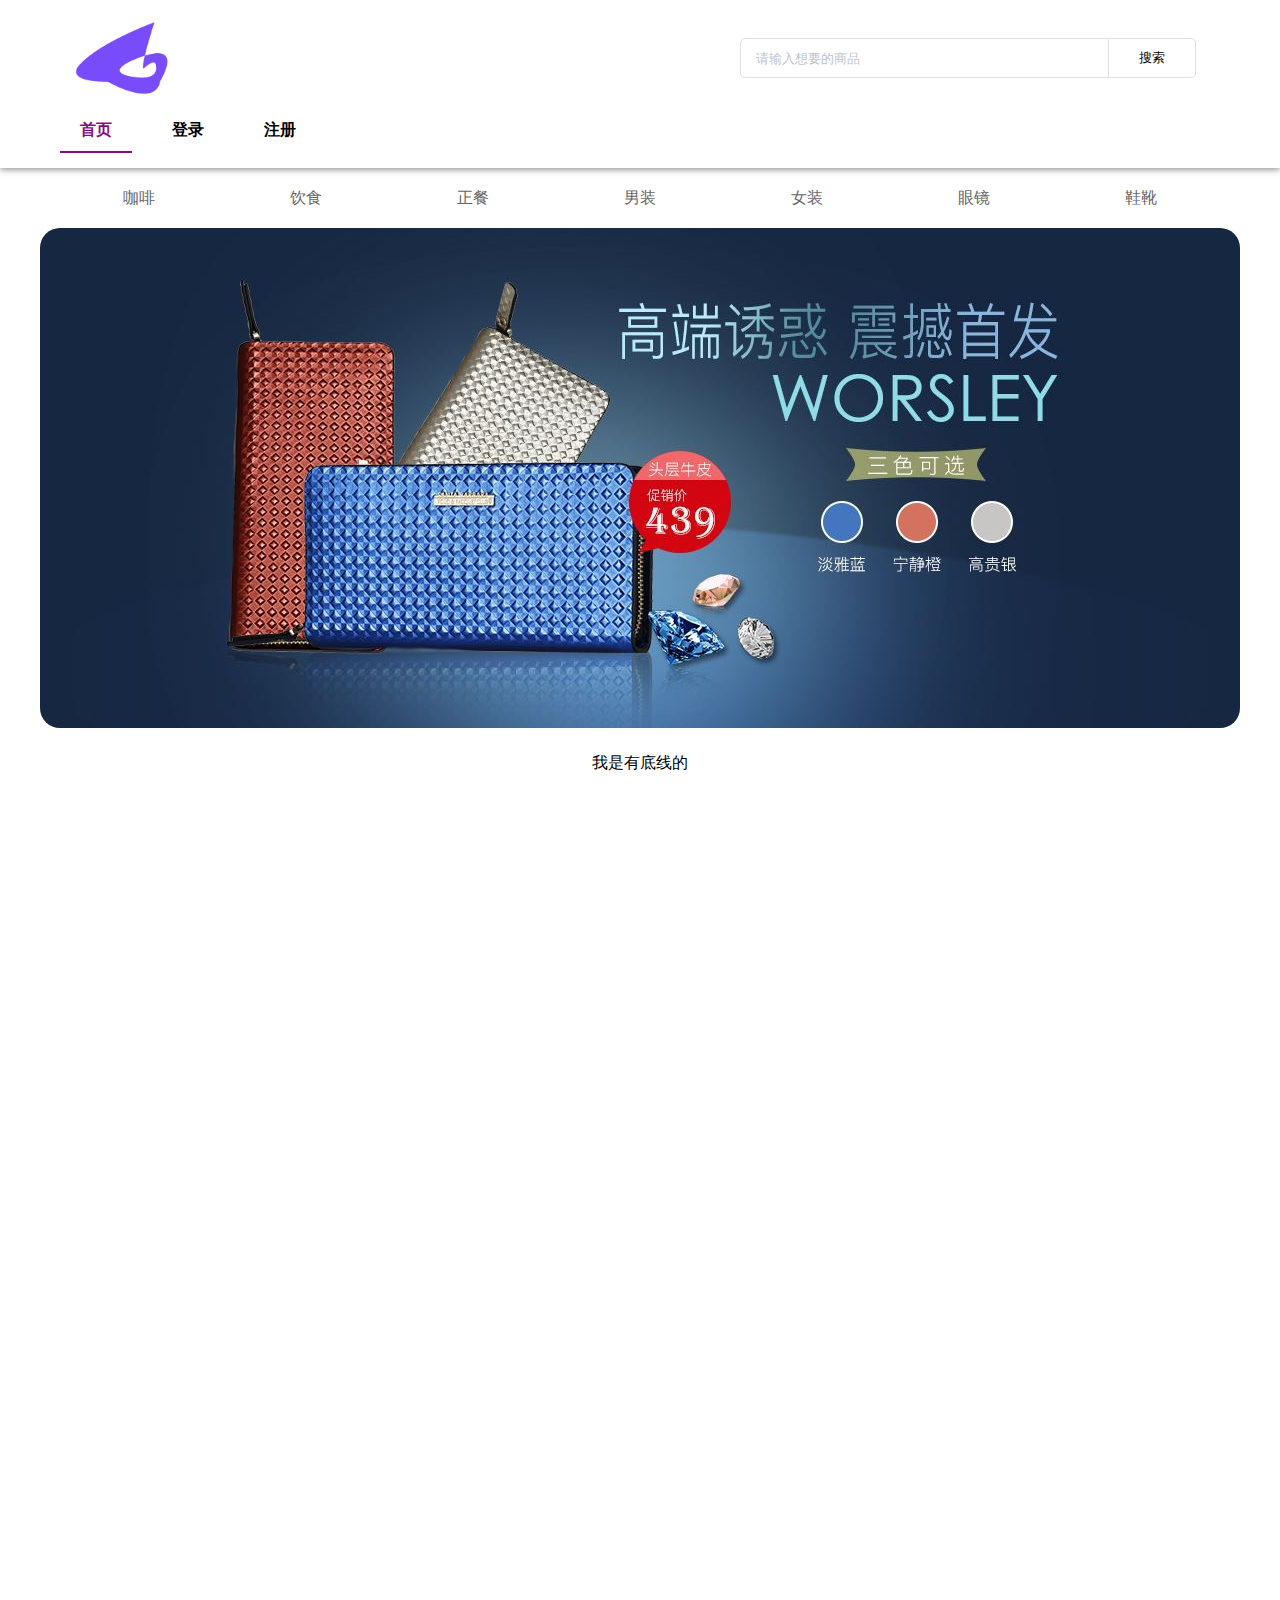
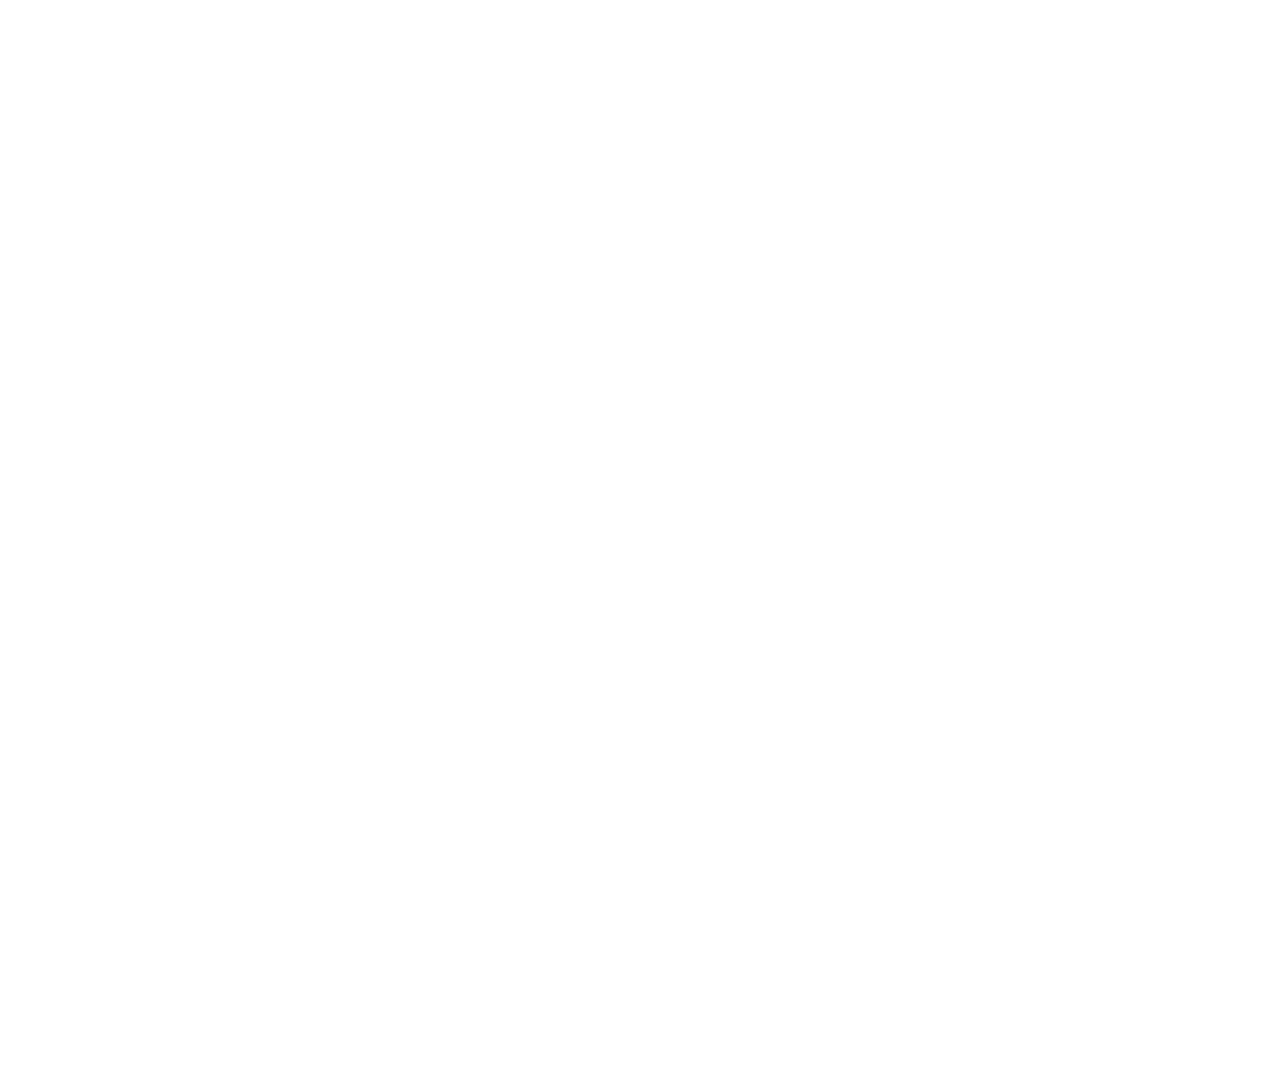
<file: index.html>
<!DOCTYPE html>
<html lang="en">

<head>
    <meta charset="UTF-8">
    <meta name="viewport" content="width=device-width, initial-scale=1.0">
    <meta name="keywords" content="电商">
    <title>商城</title>
    <link rel="stylesheet" href="./css/common.css">
    <link rel="stylesheet" href="./css/index.css">
    <script src="./js/jquery-3.4.0.min.js"></script>

</head>

<body>
    <!-- 公共部分 -->
    <header>
        <div class="h-top">
            <div class="content">
            <img src="img/logo.png" alt="">
            <div class="search">
                <input class="box" type="text" name="" id="" placeholder="请输入想要的商品">
                <button class="btn">搜索</button>
            </div>
        </div>
        </div>
        <div class="h-bottom">
            <ul class="index">
                <li><a href="./view/home.html" target="content">首页</a></li>
                <li><a id="login" href="./view/login.html" target="content">登录</a></li>
                <li><a id="resgiter" href="./view/resgiter.html" target="content">注册</a></li>
            </ul>
        </div>
    </header>

    <div class="loading">
        <img src="./img/loading.jpg" alt="">
    </div>

    <class class="container">
        <iframe src="./view/home.html" name="content" frameborder="0" scrolling="no" id="main"></iframe>
    </div>
    <div class="left">
        
    </div>
    <p class="t-return">返回顶部</p>
</body>
<script src="./js/index.js"></script>
</html>
</file>
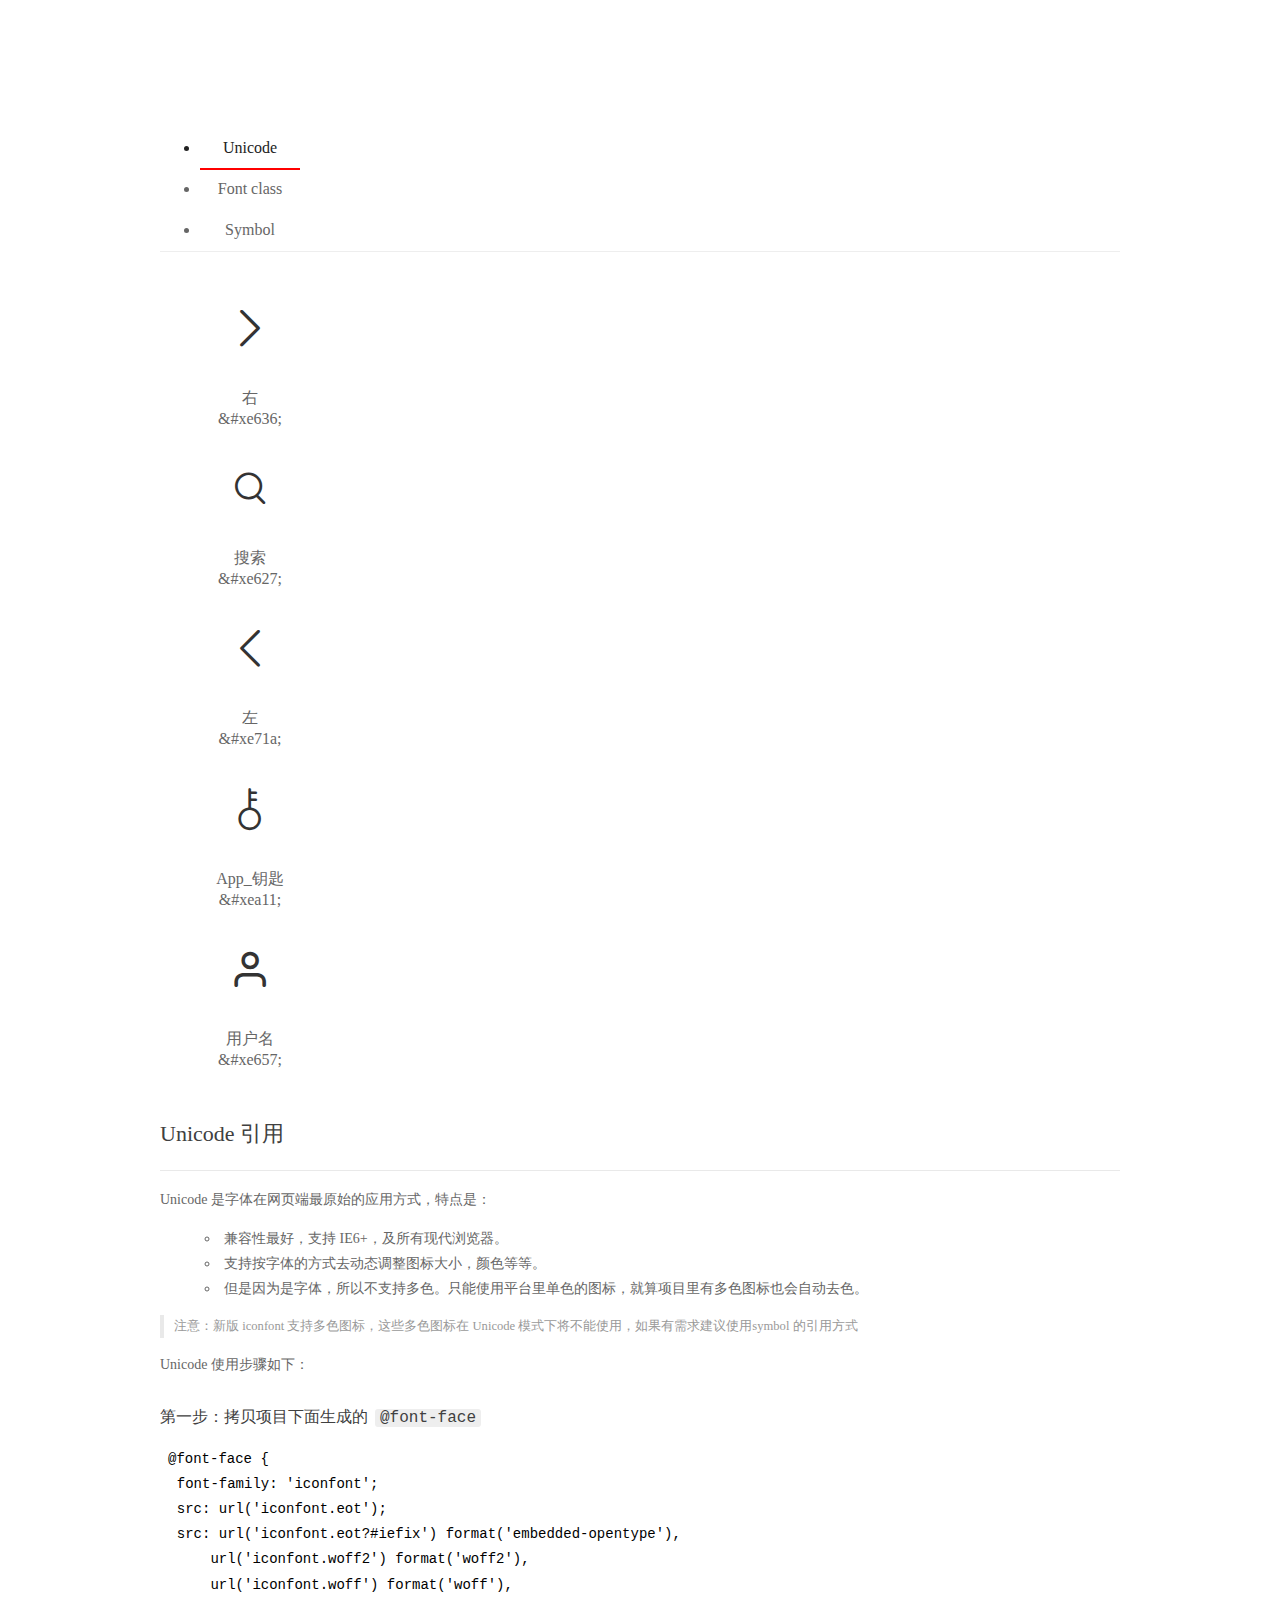
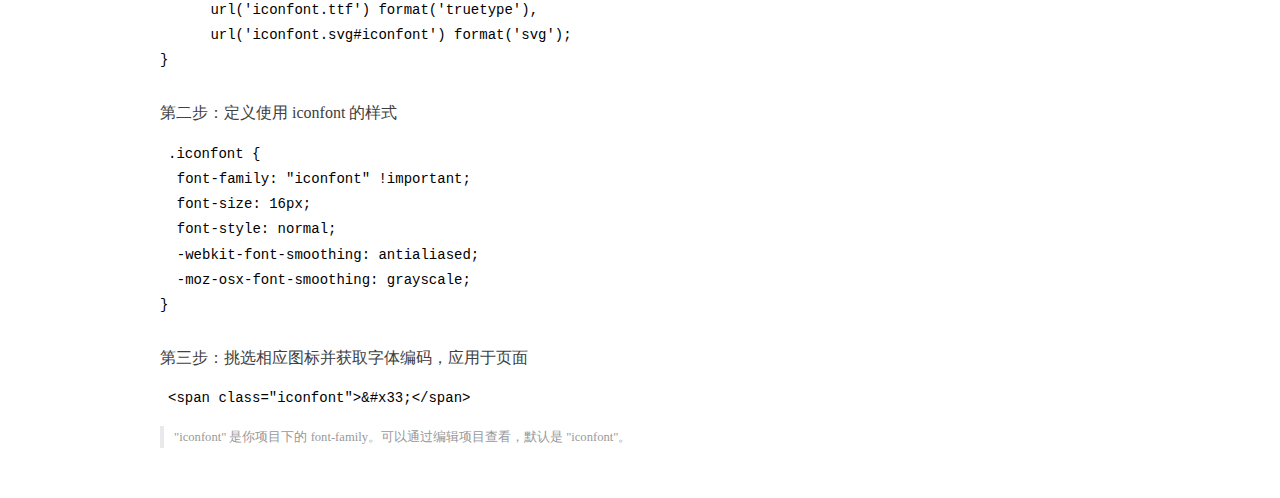
<file: css/font_jrck4v87eg/demo_index.html>
<!DOCTYPE html>
<html>
<head>
  <meta charset="utf-8"/>
  <title>IconFont Demo</title>
  <link rel="shortcut icon" href="https://img.alicdn.com/tps/i4/TB1_oz6GVXXXXaFXpXXJDFnIXXX-64-64.ico" type="image/x-icon"/>
  <link rel="stylesheet" href="https://g.alicdn.com/thx/cube/1.3.2/cube.min.css">
  <link rel="stylesheet" href="demo.css">
  <link rel="stylesheet" href="iconfont.css">
  <script src="iconfont.js"></script>
  <!-- jQuery -->
  <script src="https://a1.alicdn.com/oss/uploads/2018/12/26/7bfddb60-08e8-11e9-9b04-53e73bb6408b.js"></script>
  <!-- 代码高亮 -->
  <script src="https://a1.alicdn.com/oss/uploads/2018/12/26/a3f714d0-08e6-11e9-8a15-ebf944d7534c.js"></script>
</head>
<body>
  <div class="main">
    <h1 class="logo"><a href="https://www.iconfont.cn/" title="iconfont 首页" target="_blank">&#xe86b;</a></h1>
    <div class="nav-tabs">
      <ul id="tabs" class="dib-box">
        <li class="dib active"><span>Unicode</span></li>
        <li class="dib"><span>Font class</span></li>
        <li class="dib"><span>Symbol</span></li>
      </ul>
      
    </div>
    <div class="tab-container">
      <div class="content unicode" style="display: block;">
          <ul class="icon_lists dib-box">
          
            <li class="dib">
              <span class="icon iconfont">&#xe636;</span>
                <div class="name">右</div>
                <div class="code-name">&amp;#xe636;</div>
              </li>
          
            <li class="dib">
              <span class="icon iconfont">&#xe627;</span>
                <div class="name">搜索</div>
                <div class="code-name">&amp;#xe627;</div>
              </li>
          
            <li class="dib">
              <span class="icon iconfont">&#xe71a;</span>
                <div class="name">左</div>
                <div class="code-name">&amp;#xe71a;</div>
              </li>
          
            <li class="dib">
              <span class="icon iconfont">&#xea11;</span>
                <div class="name">App_钥匙</div>
                <div class="code-name">&amp;#xea11;</div>
              </li>
          
            <li class="dib">
              <span class="icon iconfont">&#xe657;</span>
                <div class="name">用户名</div>
                <div class="code-name">&amp;#xe657;</div>
              </li>
          
          </ul>
          <div class="article markdown">
          <h2 id="unicode-">Unicode 引用</h2>
          <hr>

          <p>Unicode 是字体在网页端最原始的应用方式，特点是：</p>
          <ul>
            <li>兼容性最好，支持 IE6+，及所有现代浏览器。</li>
            <li>支持按字体的方式去动态调整图标大小，颜色等等。</li>
            <li>但是因为是字体，所以不支持多色。只能使用平台里单色的图标，就算项目里有多色图标也会自动去色。</li>
          </ul>
          <blockquote>
            <p>注意：新版 iconfont 支持多色图标，这些多色图标在 Unicode 模式下将不能使用，如果有需求建议使用symbol 的引用方式</p>
          </blockquote>
          <p>Unicode 使用步骤如下：</p>
          <h3 id="-font-face">第一步：拷贝项目下面生成的 <code>@font-face</code></h3>
<pre><code class="language-css"
>@font-face {
  font-family: 'iconfont';
  src: url('iconfont.eot');
  src: url('iconfont.eot?#iefix') format('embedded-opentype'),
      url('iconfont.woff2') format('woff2'),
      url('iconfont.woff') format('woff'),
      url('iconfont.ttf') format('truetype'),
      url('iconfont.svg#iconfont') format('svg');
}
</code></pre>
          <h3 id="-iconfont-">第二步：定义使用 iconfont 的样式</h3>
<pre><code class="language-css"
>.iconfont {
  font-family: "iconfont" !important;
  font-size: 16px;
  font-style: normal;
  -webkit-font-smoothing: antialiased;
  -moz-osx-font-smoothing: grayscale;
}
</code></pre>
          <h3 id="-">第三步：挑选相应图标并获取字体编码，应用于页面</h3>
<pre>
<code class="language-html"
>&lt;span class="iconfont"&gt;&amp;#x33;&lt;/span&gt;
</code></pre>
          <blockquote>
            <p>"iconfont" 是你项目下的 font-family。可以通过编辑项目查看，默认是 "iconfont"。</p>
          </blockquote>
          </div>
      </div>
      <div class="content font-class">
        <ul class="icon_lists dib-box">
          
          <li class="dib">
            <span class="icon iconfont icon-you"></span>
            <div class="name">
              右
            </div>
            <div class="code-name">.icon-you
            </div>
          </li>
          
          <li class="dib">
            <span class="icon iconfont icon-sousuo"></span>
            <div class="name">
              搜索
            </div>
            <div class="code-name">.icon-sousuo
            </div>
          </li>
          
          <li class="dib">
            <span class="icon iconfont icon-xiangzuo"></span>
            <div class="name">
              左
            </div>
            <div class="code-name">.icon-xiangzuo
            </div>
          </li>
          
          <li class="dib">
            <span class="icon iconfont icon-App_yuechi"></span>
            <div class="name">
              App_钥匙
            </div>
            <div class="code-name">.icon-App_yuechi
            </div>
          </li>
          
          <li class="dib">
            <span class="icon iconfont icon-yonghuming"></span>
            <div class="name">
              用户名
            </div>
            <div class="code-name">.icon-yonghuming
            </div>
          </li>
          
        </ul>
        <div class="article markdown">
        <h2 id="font-class-">font-class 引用</h2>
        <hr>

        <p>font-class 是 Unicode 使用方式的一种变种，主要是解决 Unicode 书写不直观，语意不明确的问题。</p>
        <p>与 Unicode 使用方式相比，具有如下特点：</p>
        <ul>
          <li>兼容性良好，支持 IE8+，及所有现代浏览器。</li>
          <li>相比于 Unicode 语意明确，书写更直观。可以很容易分辨这个 icon 是什么。</li>
          <li>因为使用 class 来定义图标，所以当要替换图标时，只需要修改 class 里面的 Unicode 引用。</li>
          <li>不过因为本质上还是使用的字体，所以多色图标还是不支持的。</li>
        </ul>
        <p>使用步骤如下：</p>
        <h3 id="-fontclass-">第一步：引入项目下面生成的 fontclass 代码：</h3>
<pre><code class="language-html">&lt;link rel="stylesheet" href="./iconfont.css"&gt;
</code></pre>
        <h3 id="-">第二步：挑选相应图标并获取类名，应用于页面：</h3>
<pre><code class="language-html">&lt;span class="iconfont icon-xxx"&gt;&lt;/span&gt;
</code></pre>
        <blockquote>
          <p>"
            iconfont" 是你项目下的 font-family。可以通过编辑项目查看，默认是 "iconfont"。</p>
        </blockquote>
      </div>
      </div>
      <div class="content symbol">
          <ul class="icon_lists dib-box">
          
            <li class="dib">
                <svg class="icon svg-icon" aria-hidden="true">
                  <use xlink:href="#icon-you"></use>
                </svg>
                <div class="name">右</div>
                <div class="code-name">#icon-you</div>
            </li>
          
            <li class="dib">
                <svg class="icon svg-icon" aria-hidden="true">
                  <use xlink:href="#icon-sousuo"></use>
                </svg>
                <div class="name">搜索</div>
                <div class="code-name">#icon-sousuo</div>
            </li>
          
            <li class="dib">
                <svg class="icon svg-icon" aria-hidden="true">
                  <use xlink:href="#icon-xiangzuo"></use>
                </svg>
                <div class="name">左</div>
                <div class="code-name">#icon-xiangzuo</div>
            </li>
          
            <li class="dib">
                <svg class="icon svg-icon" aria-hidden="true">
                  <use xlink:href="#icon-App_yuechi"></use>
                </svg>
                <div class="name">App_钥匙</div>
                <div class="code-name">#icon-App_yuechi</div>
            </li>
          
            <li class="dib">
                <svg class="icon svg-icon" aria-hidden="true">
                  <use xlink:href="#icon-yonghuming"></use>
                </svg>
                <div class="name">用户名</div>
                <div class="code-name">#icon-yonghuming</div>
            </li>
          
          </ul>
          <div class="article markdown">
          <h2 id="symbol-">Symbol 引用</h2>
          <hr>

          <p>这是一种全新的使用方式，应该说这才是未来的主流，也是平台目前推荐的用法。相关介绍可以参考这篇<a href="">文章</a>
            这种用法其实是做了一个 SVG 的集合，与另外两种相比具有如下特点：</p>
          <ul>
            <li>支持多色图标了，不再受单色限制。</li>
            <li>通过一些技巧，支持像字体那样，通过 <code>font-size</code>, <code>color</code> 来调整样式。</li>
            <li>兼容性较差，支持 IE9+，及现代浏览器。</li>
            <li>浏览器渲染 SVG 的性能一般，还不如 png。</li>
          </ul>
          <p>使用步骤如下：</p>
          <h3 id="-symbol-">第一步：引入项目下面生成的 symbol 代码：</h3>
<pre><code class="language-html">&lt;script src="./iconfont.js"&gt;&lt;/script&gt;
</code></pre>
          <h3 id="-css-">第二步：加入通用 CSS 代码（引入一次就行）：</h3>
<pre><code class="language-html">&lt;style&gt;
.icon {
  width: 1em;
  height: 1em;
  vertical-align: -0.15em;
  fill: currentColor;
  overflow: hidden;
}
&lt;/style&gt;
</code></pre>
          <h3 id="-">第三步：挑选相应图标并获取类名，应用于页面：</h3>
<pre><code class="language-html">&lt;svg class="icon" aria-hidden="true"&gt;
  &lt;use xlink:href="#icon-xxx"&gt;&lt;/use&gt;
&lt;/svg&gt;
</code></pre>
          </div>
      </div>

    </div>
  </div>
  <script>
  $(document).ready(function () {
      $('.tab-container .content:first').show()

      $('#tabs li').click(function (e) {
        var tabContent = $('.tab-container .content')
        var index = $(this).index()

        if ($(this).hasClass('active')) {
          return
        } else {
          $('#tabs li').removeClass('active')
          $(this).addClass('active')

          tabContent.hide().eq(index).fadeIn()
        }
      })
    })
  </script>
</body>
</html>
</file>
<file: css/common.css>
*{
    padding: 0;
    margin: 0;
    text-decoration: none;
    list-style: none;
    box-sizing: border-box;
}
html,body{
    width: 100%;
    height: 100%;
}
iframe {
    width: 100%;
    height: 2500px;
}
</file>
<file: css/index.css>
header {
    width: 100%;
    padding-top: 20px;
    position: relative;
    box-shadow: 0px 2px 6px #999;
}

.content {
    width: 1200px;
    margin: 0 auto;
    position: relative;
}

.h-top img {
    width: 188px;
    height: 75px;
    vertical-align: middle;
}

.search {
    width: 500px;
    font-size: 0;
    display: inline-block;
    position: absolute;
    right: 0;
    top: 18px;
}

.box {
    width: 369px;
    height: 40px;
    padding: 0 15px;
    vertical-align: middle;
    border: 1px solid #dcdfe6;
    outline: none;
    border-top-left-radius: 5px;
    border-bottom-left-radius: 5px;
}

.box::-webkit-input-placeholder {
    /*WebKit browsers*/
    color: #c0c4cc;
}

.box::-moz-input-placeholder {
    /*Mozilla Firefox*/
    color: #c0c4cc;
}

.box::-ms-input-placeholder {
    /*Internet Explorer*/
    color: #c0c4cc;
}

.btn {
    height: 40px;
    padding: 8px 30px;
    background-color: #fff;
    border: 1px solid #dcdfe6;
    vertical-align: middle;
    outline: none;
    cursor: pointer;
    border-left: none;
    border-top-right-radius: 5px;
    border-bottom-right-radius: 5px;
}

.h-bottom {
    width: 100%;
    padding: 15px 0;
    background-color: #fff;
}

.h-bottom>ul {
    width: 1200px;
    margin: 0 auto;
    display: flex;
    position: relative;
}

.h-bottom li {
    margin-left: 20px;
}
.index>li>a {
    display: block;
    padding: 10px 20px;
    color: inherit;
    font-weight: 600;
}

.loading {
    width: 100%;
    height: 100%;
    position: fixed;
    top: 0;
    background-color: #eeeeee;
    opacity: 0.9;
    display: none;
}

.loading>img {
    width: 400px;
    position: relative;
    top: 50%;
    left: 50%;
    transform: translate(-50%, -50%);
}

.t-return {
    width: 66px;
    height: 60px;
    padding: 10px;
    background-color: #993399;
    opacity: 0.8;
    position: fixed;
    right: 100px;
    bottom: 100px;
    text-align: center;
    color: #fff;
    border-radius: 5px;
    line-height: 20px;
    cursor: pointer;
    display: none;
}

.t-return:hover {
    opacity: 1;
}

.left {
    width: 122px;
    border: 1px solid #986d98;
    padding: 10px;
    position: fixed;
    text-align: center;
    line-height: 30px;
    left: 10px;
    top: 35%;
    border-radius: 5px;
    display: none;
    background-color: #fff;
}

.left>p {
    cursor: pointer;
}

.left>p:hover {
    font-weight: bolder !important;
    color: purple !important;
    filter: drop-shadow(0 0 10px purple) !important;
}

.title {
    text-align: center;
}
</file>
<file: css/font_jrck4v87eg/demo.css>
/* Logo 字体 */
@font-face {
  font-family: "iconfont logo";
  src: url('https://at.alicdn.com/t/font_985780_km7mi63cihi.eot?t=1545807318834');
  src: url('https://at.alicdn.com/t/font_985780_km7mi63cihi.eot?t=1545807318834#iefix') format('embedded-opentype'),
    url('https://at.alicdn.com/t/font_985780_km7mi63cihi.woff?t=1545807318834') format('woff'),
    url('https://at.alicdn.com/t/font_985780_km7mi63cihi.ttf?t=1545807318834') format('truetype'),
    url('https://at.alicdn.com/t/font_985780_km7mi63cihi.svg?t=1545807318834#iconfont') format('svg');
}

.logo {
  font-family: "iconfont logo";
  font-size: 160px;
  font-style: normal;
  -webkit-font-smoothing: antialiased;
  -moz-osx-font-smoothing: grayscale;
}

/* tabs */
.nav-tabs {
  position: relative;
}

.nav-tabs .nav-more {
  position: absolute;
  right: 0;
  bottom: 0;
  height: 42px;
  line-height: 42px;
  color: #666;
}

#tabs {
  border-bottom: 1px solid #eee;
}

#tabs li {
  cursor: pointer;
  width: 100px;
  height: 40px;
  line-height: 40px;
  text-align: center;
  font-size: 16px;
  border-bottom: 2px solid transparent;
  position: relative;
  z-index: 1;
  margin-bottom: -1px;
  color: #666;
}


#tabs .active {
  border-bottom-color: #f00;
  color: #222;
}

.tab-container .content {
  display: none;
}

/* 页面布局 */
.main {
  padding: 30px 100px;
  width: 960px;
  margin: 0 auto;
}

.main .logo {
  color: #333;
  text-align: left;
  margin-bottom: 30px;
  line-height: 1;
  height: 110px;
  margin-top: -50px;
  overflow: hidden;
  *zoom: 1;
}

.main .logo a {
  font-size: 160px;
  color: #333;
}

.helps {
  margin-top: 40px;
}

.helps pre {
  padding: 20px;
  margin: 10px 0;
  border: solid 1px #e7e1cd;
  background-color: #fffdef;
  overflow: auto;
}

.icon_lists {
  width: 100% !important;
  overflow: hidden;
  *zoom: 1;
}

.icon_lists li {
  width: 100px;
  margin-bottom: 10px;
  margin-right: 20px;
  text-align: center;
  list-style: none !important;
  cursor: default;
}

.icon_lists li .code-name {
  line-height: 1.2;
}

.icon_lists .icon {
  display: block;
  height: 100px;
  line-height: 100px;
  font-size: 42px;
  margin: 10px auto;
  color: #333;
  -webkit-transition: font-size 0.25s linear, width 0.25s linear;
  -moz-transition: font-size 0.25s linear, width 0.25s linear;
  transition: font-size 0.25s linear, width 0.25s linear;
}

.icon_lists .icon:hover {
  font-size: 100px;
}

.icon_lists .svg-icon {
  /* 通过设置 font-size 来改变图标大小 */
  width: 1em;
  /* 图标和文字相邻时，垂直对齐 */
  vertical-align: -0.15em;
  /* 通过设置 color 来改变 SVG 的颜色/fill */
  fill: currentColor;
  /* path 和 stroke 溢出 viewBox 部分在 IE 下会显示
      normalize.css 中也包含这行 */
  overflow: hidden;
}

.icon_lists li .name,
.icon_lists li .code-name {
  color: #666;
}

/* markdown 样式 */
.markdown {
  color: #666;
  font-size: 14px;
  line-height: 1.8;
}

.highlight {
  line-height: 1.5;
}

.markdown img {
  vertical-align: middle;
  max-width: 100%;
}

.markdown h1 {
  color: #404040;
  font-weight: 500;
  line-height: 40px;
  margin-bottom: 24px;
}

.markdown h2,
.markdown h3,
.markdown h4,
.markdown h5,
.markdown h6 {
  color: #404040;
  margin: 1.6em 0 0.6em 0;
  font-weight: 500;
  clear: both;
}

.markdown h1 {
  font-size: 28px;
}

.markdown h2 {
  font-size: 22px;
}

.markdown h3 {
  font-size: 16px;
}

.markdown h4 {
  font-size: 14px;
}

.markdown h5 {
  font-size: 12px;
}

.markdown h6 {
  font-size: 12px;
}

.markdown hr {
  height: 1px;
  border: 0;
  background: #e9e9e9;
  margin: 16px 0;
  clear: both;
}

.markdown p {
  margin: 1em 0;
}

.markdown>p,
.markdown>blockquote,
.markdown>.highlight,
.markdown>ol,
.markdown>ul {
  width: 80%;
}

.markdown ul>li {
  list-style: circle;
}

.markdown>ul li,
.markdown blockquote ul>li {
  margin-left: 20px;
  padding-left: 4px;
}

.markdown>ul li p,
.markdown>ol li p {
  margin: 0.6em 0;
}

.markdown ol>li {
  list-style: decimal;
}

.markdown>ol li,
.markdown blockquote ol>li {
  margin-left: 20px;
  padding-left: 4px;
}

.markdown code {
  margin: 0 3px;
  padding: 0 5px;
  background: #eee;
  border-radius: 3px;
}

.markdown strong,
.markdown b {
  font-weight: 600;
}

.markdown>table {
  border-collapse: collapse;
  border-spacing: 0px;
  empty-cells: show;
  border: 1px solid #e9e9e9;
  width: 95%;
  margin-bottom: 24px;
}

.markdown>table th {
  white-space: nowrap;
  color: #333;
  font-weight: 600;
}

.markdown>table th,
.markdown>table td {
  border: 1px solid #e9e9e9;
  padding: 8px 16px;
  text-align: left;
}

.markdown>table th {
  background: #F7F7F7;
}

.markdown blockquote {
  font-size: 90%;
  color: #999;
  border-left: 4px solid #e9e9e9;
  padding-left: 0.8em;
  margin: 1em 0;
}

.markdown blockquote p {
  margin: 0;
}

.markdown .anchor {
  opacity: 0;
  transition: opacity 0.3s ease;
  margin-left: 8px;
}

.markdown .waiting {
  color: #ccc;
}

.markdown h1:hover .anchor,
.markdown h2:hover .anchor,
.markdown h3:hover .anchor,
.markdown h4:hover .anchor,
.markdown h5:hover .anchor,
.markdown h6:hover .anchor {
  opacity: 1;
  display: inline-block;
}

.markdown>br,
.markdown>p>br {
  clear: both;
}


.hljs {
  display: block;
  background: white;
  padding: 0.5em;
  color: #333333;
  overflow-x: auto;
}

.hljs-comment,
.hljs-meta {
  color: #969896;
}

.hljs-string,
.hljs-variable,
.hljs-template-variable,
.hljs-strong,
.hljs-emphasis,
.hljs-quote {
  color: #df5000;
}

.hljs-keyword,
.hljs-selector-tag,
.hljs-type {
  color: #a71d5d;
}

.hljs-literal,
.hljs-symbol,
.hljs-bullet,
.hljs-attribute {
  color: #0086b3;
}

.hljs-section,
.hljs-name {
  color: #63a35c;
}

.hljs-tag {
  color: #333333;
}

.hljs-title,
.hljs-attr,
.hljs-selector-id,
.hljs-selector-class,
.hljs-selector-attr,
.hljs-selector-pseudo {
  color: #795da3;
}

.hljs-addition {
  color: #55a532;
  background-color: #eaffea;
}

.hljs-deletion {
  color: #bd2c00;
  background-color: #ffecec;
}

.hljs-link {
  text-decoration: underline;
}

/* 代码高亮 */
/* PrismJS 1.15.0
https://prismjs.com/download.html#themes=prism&languages=markup+css+clike+javascript */
/**
 * prism.js default theme for JavaScript, CSS and HTML
 * Based on dabblet (http://dabblet.com)
 * @author Lea Verou
 */
code[class*="language-"],
pre[class*="language-"] {
  color: black;
  background: none;
  text-shadow: 0 1px white;
  font-family: Consolas, Monaco, 'Andale Mono', 'Ubuntu Mono', monospace;
  text-align: left;
  white-space: pre;
  word-spacing: normal;
  word-break: normal;
  word-wrap: normal;
  line-height: 1.5;

  -moz-tab-size: 4;
  -o-tab-size: 4;
  tab-size: 4;

  -webkit-hyphens: none;
  -moz-hyphens: none;
  -ms-hyphens: none;
  hyphens: none;
}

pre[class*="language-"]::-moz-selection,
pre[class*="language-"] ::-moz-selection,
code[class*="language-"]::-moz-selection,
code[class*="language-"] ::-moz-selection {
  text-shadow: none;
  background: #b3d4fc;
}

pre[class*="language-"]::selection,
pre[class*="language-"] ::selection,
code[class*="language-"]::selection,
code[class*="language-"] ::selection {
  text-shadow: none;
  background: #b3d4fc;
}

@media print {

  code[class*="language-"],
  pre[class*="language-"] {
    text-shadow: none;
  }
}

/* Code blocks */
pre[class*="language-"] {
  padding: 1em;
  margin: .5em 0;
  overflow: auto;
}

:not(pre)>code[class*="language-"],
pre[class*="language-"] {
  background: #f5f2f0;
}

/* Inline code */
:not(pre)>code[class*="language-"] {
  padding: .1em;
  border-radius: .3em;
  white-space: normal;
}

.token.comment,
.token.prolog,
.token.doctype,
.token.cdata {
  color: slategray;
}

.token.punctuation {
  color: #999;
}

.namespace {
  opacity: .7;
}

.token.property,
.token.tag,
.token.boolean,
.token.number,
.token.constant,
.token.symbol,
.token.deleted {
  color: #905;
}

.token.selector,
.token.attr-name,
.token.string,
.token.char,
.token.builtin,
.token.inserted {
  color: #690;
}

.token.operator,
.token.entity,
.token.url,
.language-css .token.string,
.style .token.string {
  color: #9a6e3a;
  background: hsla(0, 0%, 100%, .5);
}

.token.atrule,
.token.attr-value,
.token.keyword {
  color: #07a;
}

.token.function,
.token.class-name {
  color: #DD4A68;
}

.token.regex,
.token.important,
.token.variable {
  color: #e90;
}

.token.important,
.token.bold {
  font-weight: bold;
}

.token.italic {
  font-style: italic;
}

.token.entity {
  cursor: help;
}
</file>
<file: css/font_jrck4v87eg/iconfont.css>
@font-face {font-family: "iconfont";
  src: url('iconfont.eot?t=1595063464201'); /* IE9 */
  src: url('iconfont.eot?t=1595063464201#iefix') format('embedded-opentype'), /* IE6-IE8 */
  url('[data-uri]') format('woff2'),
  url('iconfont.woff?t=1595063464201') format('woff'),
  url('iconfont.ttf?t=1595063464201') format('truetype'), /* chrome, firefox, opera, Safari, Android, iOS 4.2+ */
  url('iconfont.svg?t=1595063464201#iconfont') format('svg'); /* iOS 4.1- */
}

.iconfont {
  font-family: "iconfont" !important;
  font-size: 16px;
  font-style: normal;
  -webkit-font-smoothing: antialiased;
  -moz-osx-font-smoothing: grayscale;
}

.icon-you:before {
  content: "\e636";
}

.icon-sousuo:before {
  content: "\e627";
}

.icon-xiangzuo:before {
  content: "\e71a";
}

.icon-App_yuechi:before {
  content: "\ea11";
}

.icon-yonghuming:before {
  content: "\e657";
}
</file>
